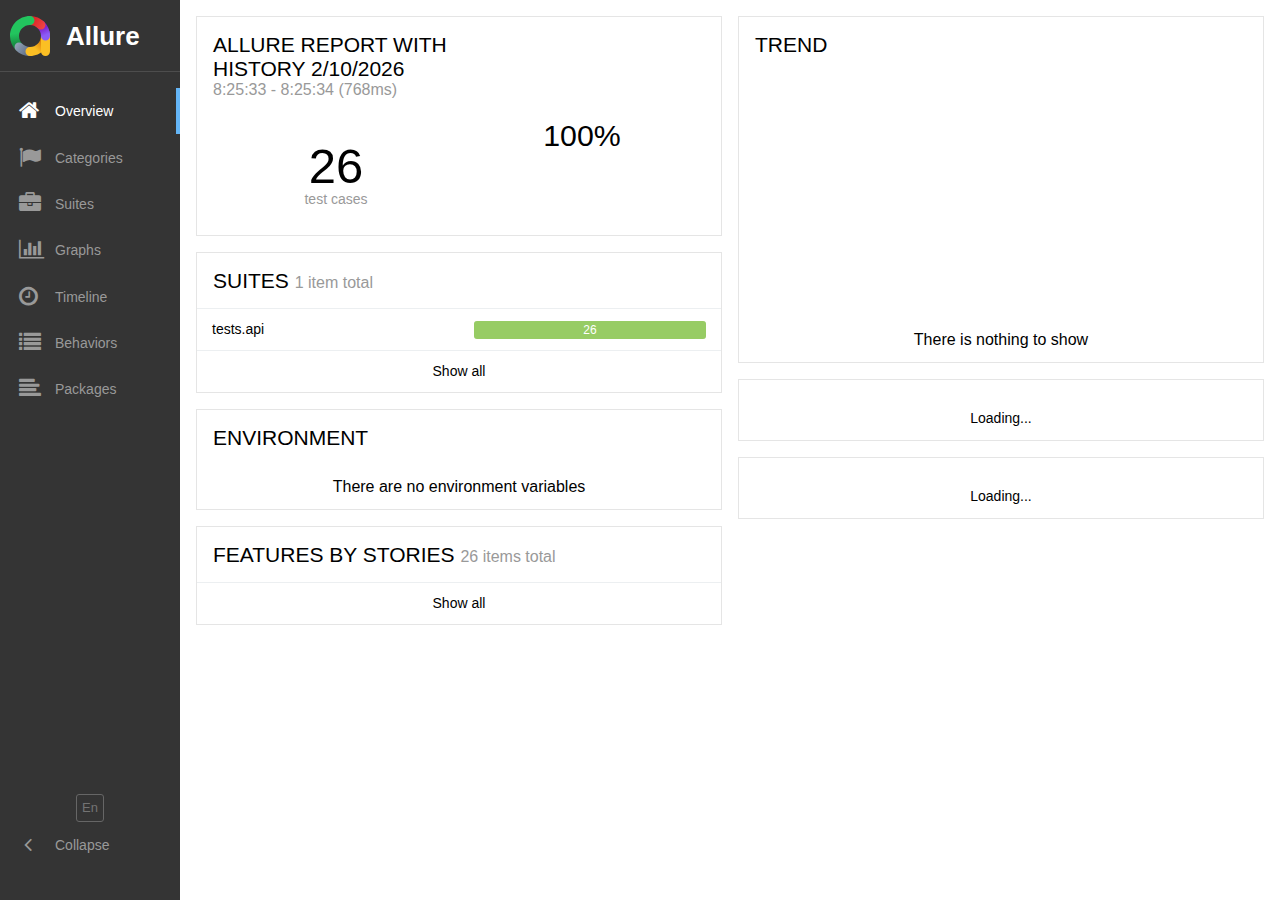
<file: index.html>
<!DOCTYPE html><meta charset="utf-8"><meta http-equiv="refresh" content="0; URL=https://aseelyusef9.github.io/erpnext-payment-scoring-skill/73/index.html">
<meta http-equiv="Pragma" content="no-cache"><meta http-equiv="Expires" content="0">
</file>
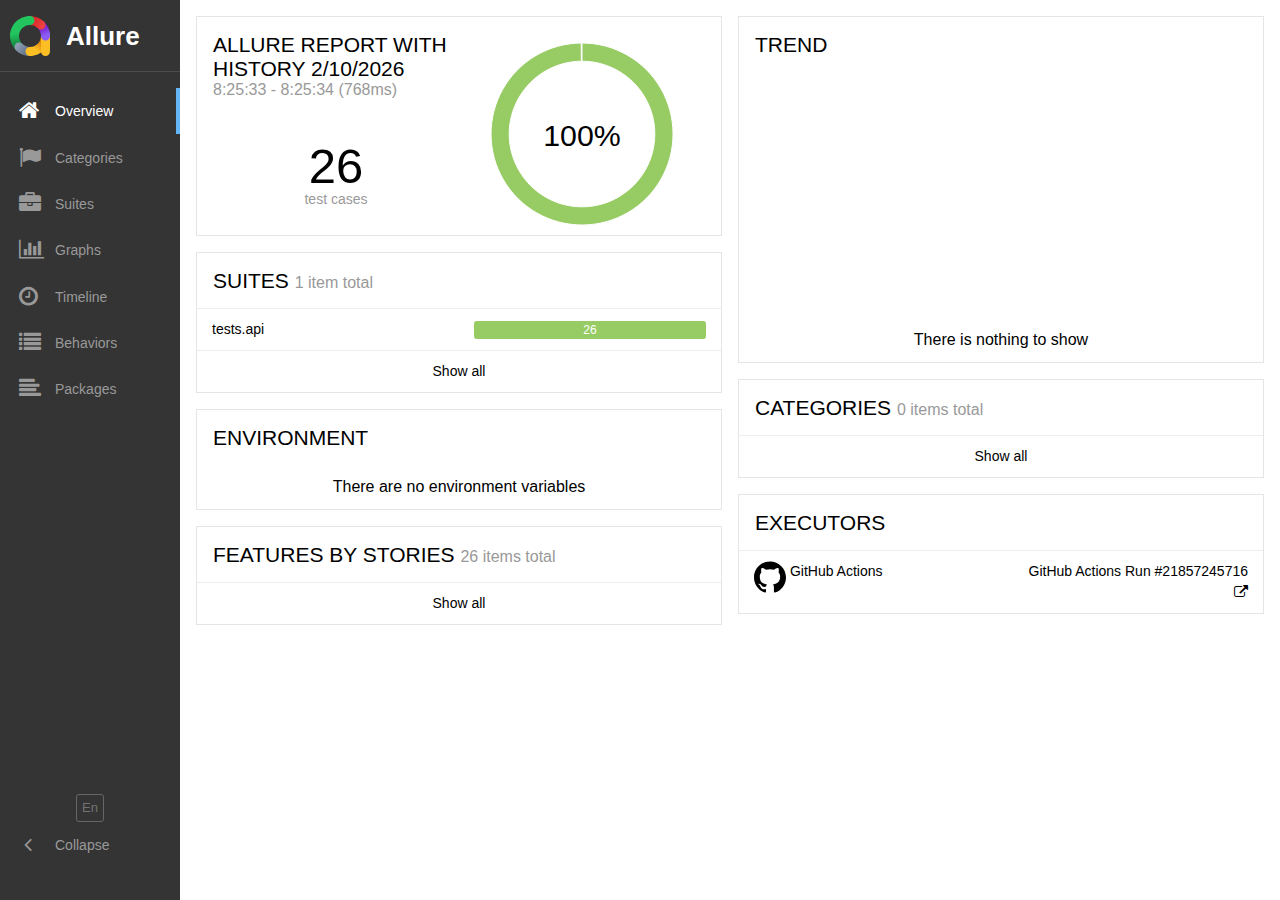
<file: 73/index.html>
<!DOCTYPE html>
<html dir="ltr" lang="en">
<head>
    <meta charset="utf-8">
    <title>Allure Report</title>
    <link rel="icon" href="favicon.ico">
    <link rel="stylesheet" type="text/css" href="styles.css">
    <link rel="stylesheet" type="text/css" href="plugin/screen-diff/styles.css">
</head>
<body>
    <div id="alert"></div>
    <div id="content">
        <span class="spinner">
            <span class="spinner__circle"></span>
        </span>
    </div>
    <div id="popup"></div>
    <script src="app.js"></script>
    <script src="plugin/behaviors/index.js"></script>
    <script src="plugin/packages/index.js"></script>
    <script src="plugin/screen-diff/index.js"></script>
    <script async src="https://www.googletagmanager.com/gtag/js?id=G-FVWC4GKEYS"></script>
    <script>
        window.dataLayer = window.dataLayer || [];
        function gtag(){dataLayer.push(arguments);}
        gtag('js', new Date());
        gtag('config', 'G-FVWC4GKEYS', {
          'allureVersion': '2.32.0',
          'reportUuid': 'c288d61f-abdd-424c-9a37-4290f0300b70',
          'single_file': false
        });
    </script>
</body>
</html>
</file>
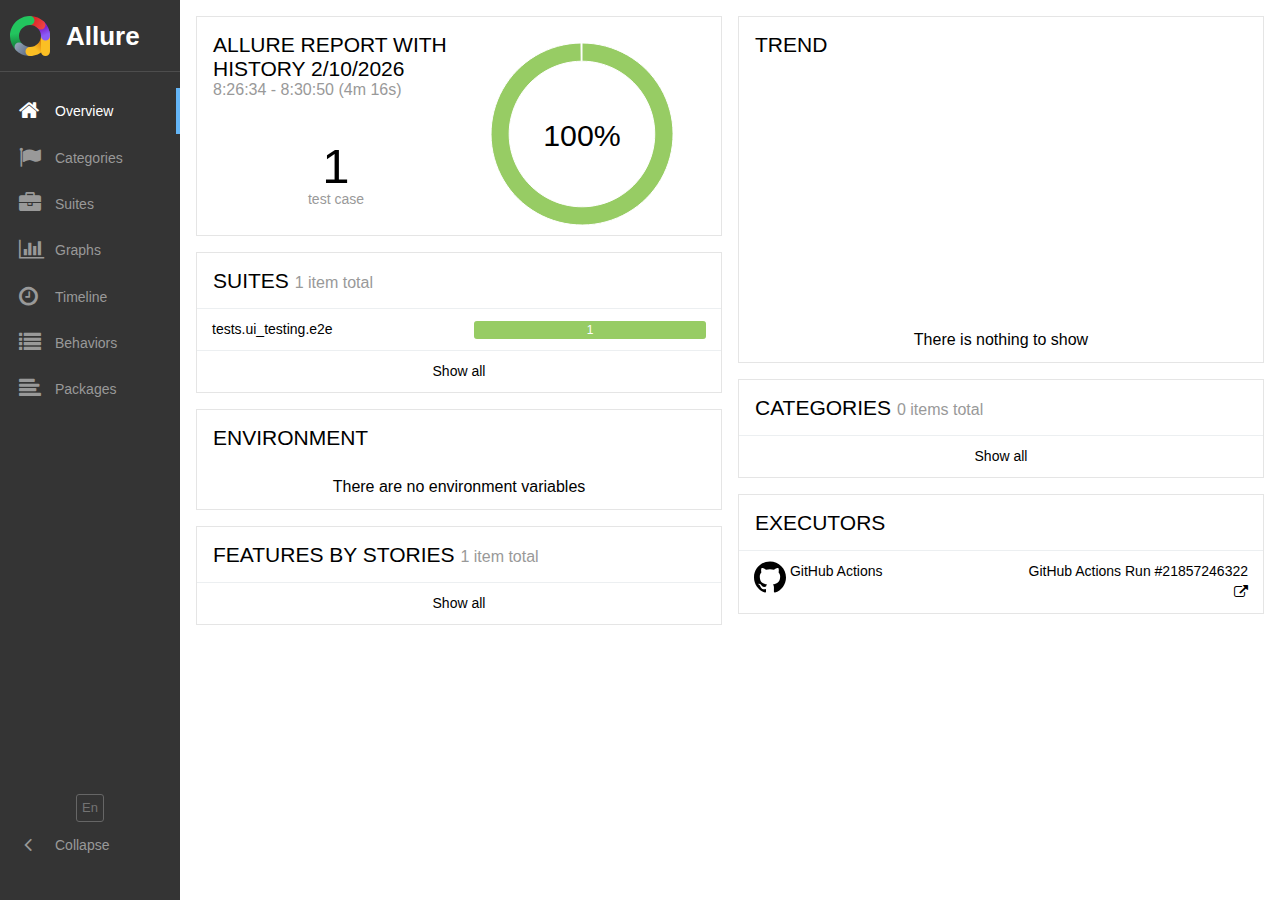
<file: ui-tests/37/index.html>
<!DOCTYPE html>
<html dir="ltr" lang="en">
<head>
    <meta charset="utf-8">
    <title>Allure Report</title>
    <link rel="icon" href="favicon.ico">
    <link rel="stylesheet" type="text/css" href="styles.css">
    <link rel="stylesheet" type="text/css" href="plugin/screen-diff/styles.css">
</head>
<body>
    <div id="alert"></div>
    <div id="content">
        <span class="spinner">
            <span class="spinner__circle"></span>
        </span>
    </div>
    <div id="popup"></div>
    <script src="app.js"></script>
    <script src="plugin/behaviors/index.js"></script>
    <script src="plugin/packages/index.js"></script>
    <script src="plugin/screen-diff/index.js"></script>
    <script async src="https://www.googletagmanager.com/gtag/js?id=G-FVWC4GKEYS"></script>
    <script>
        window.dataLayer = window.dataLayer || [];
        function gtag(){dataLayer.push(arguments);}
        gtag('js', new Date());
        gtag('config', 'G-FVWC4GKEYS', {
          'allureVersion': '2.32.0',
          'reportUuid': 'bc130548-c947-4d25-a702-577d48b9ebee',
          'single_file': false
        });
    </script>
</body>
</html>
</file>
<file: 73/plugin/screen-diff/styles.css>
.screen-diff__switchers {
  margin-bottom: 1em;
}

.screen-diff__switchers label + label {
  margin-left: 1em;
}

.screen-diff__overlay {
  position: relative;
  cursor: col-resize;
}

.screen-diff__container {
  overflow-x: auto;
}

.screen-diff__image-over {
  top: 0;
  left: 0;
  bottom: 0;
  background: #fff;
  position: absolute;
  overflow: hidden;
  box-shadow: 2px 0 1px -1px #aaa;
}

.screen-diff-error {
  color: #fd5a3e;
}
</file>
<file: ui-tests/37/plugin/screen-diff/styles.css>
.screen-diff__switchers {
  margin-bottom: 1em;
}

.screen-diff__switchers label + label {
  margin-left: 1em;
}

.screen-diff__overlay {
  position: relative;
  cursor: col-resize;
}

.screen-diff__container {
  overflow-x: auto;
}

.screen-diff__image-over {
  top: 0;
  left: 0;
  bottom: 0;
  background: #fff;
  position: absolute;
  overflow: hidden;
  box-shadow: 2px 0 1px -1px #aaa;
}

.screen-diff-error {
  color: #fd5a3e;
}
</file>
